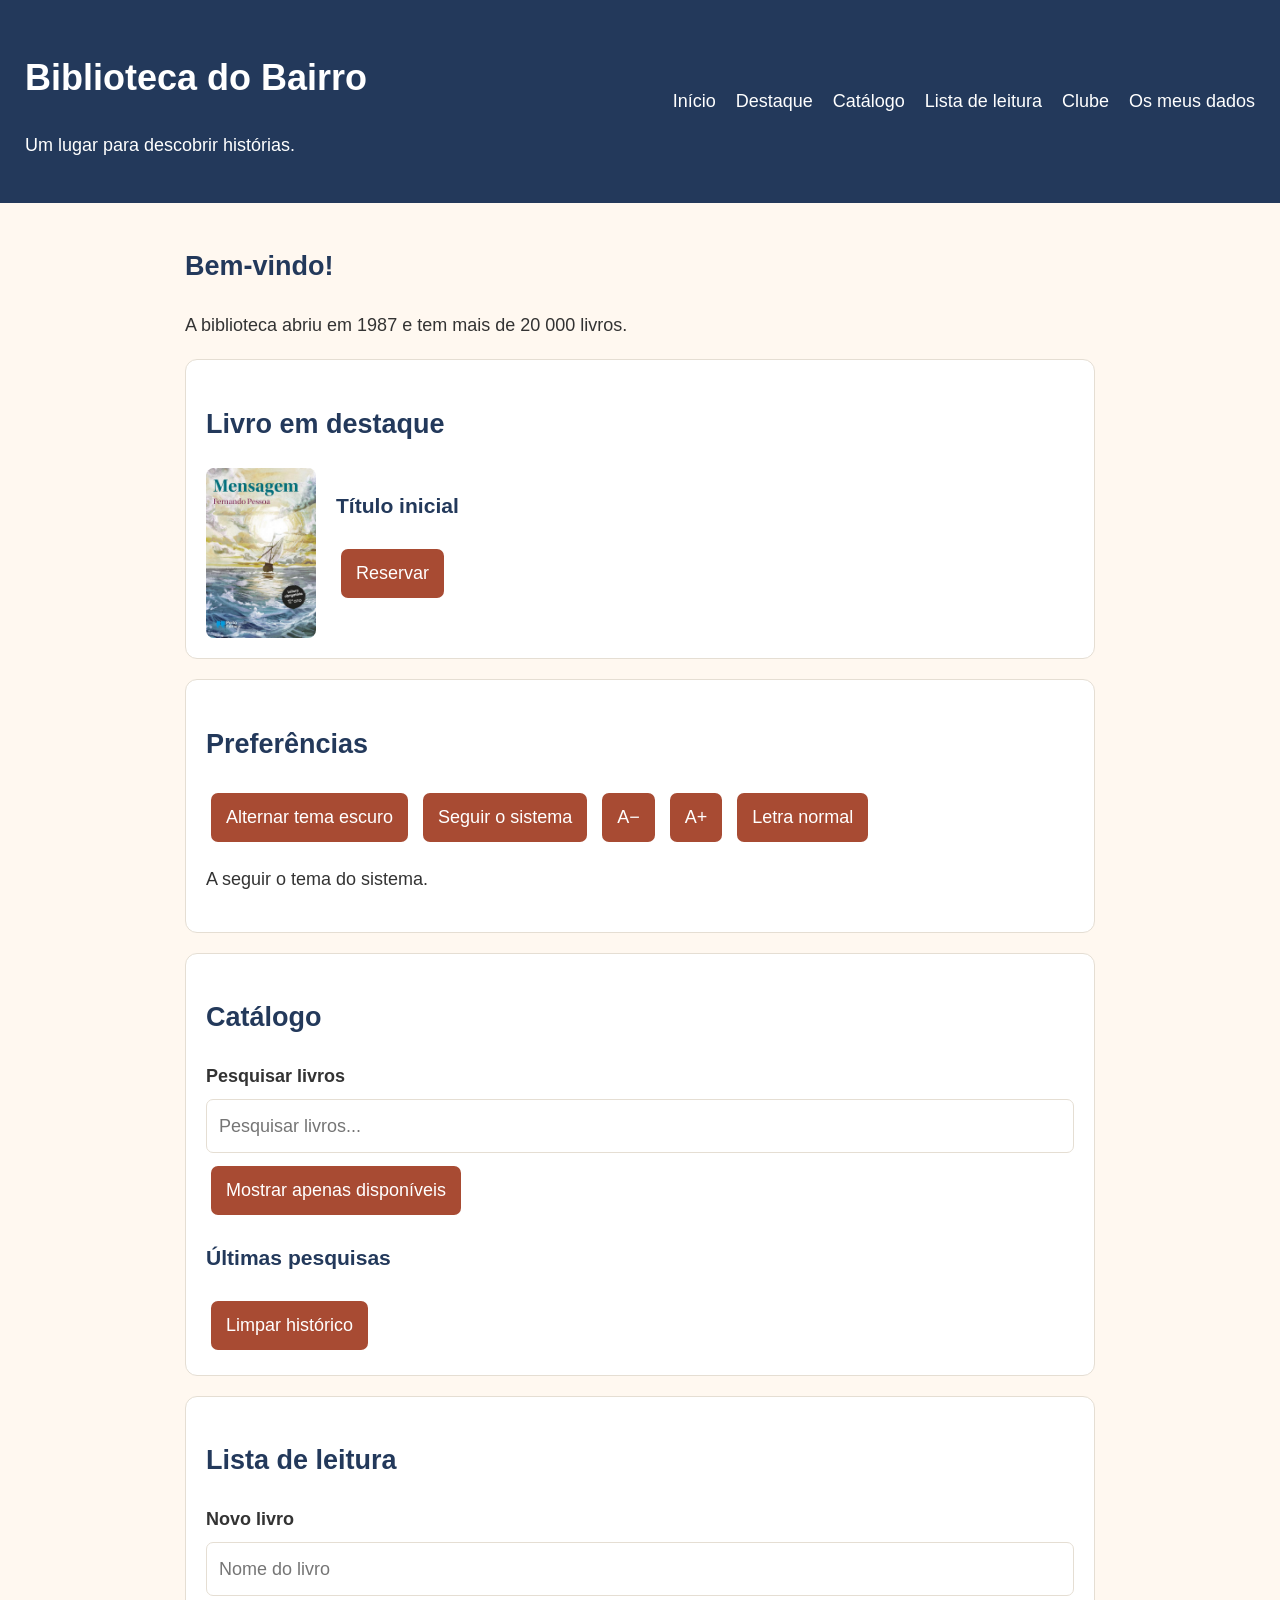
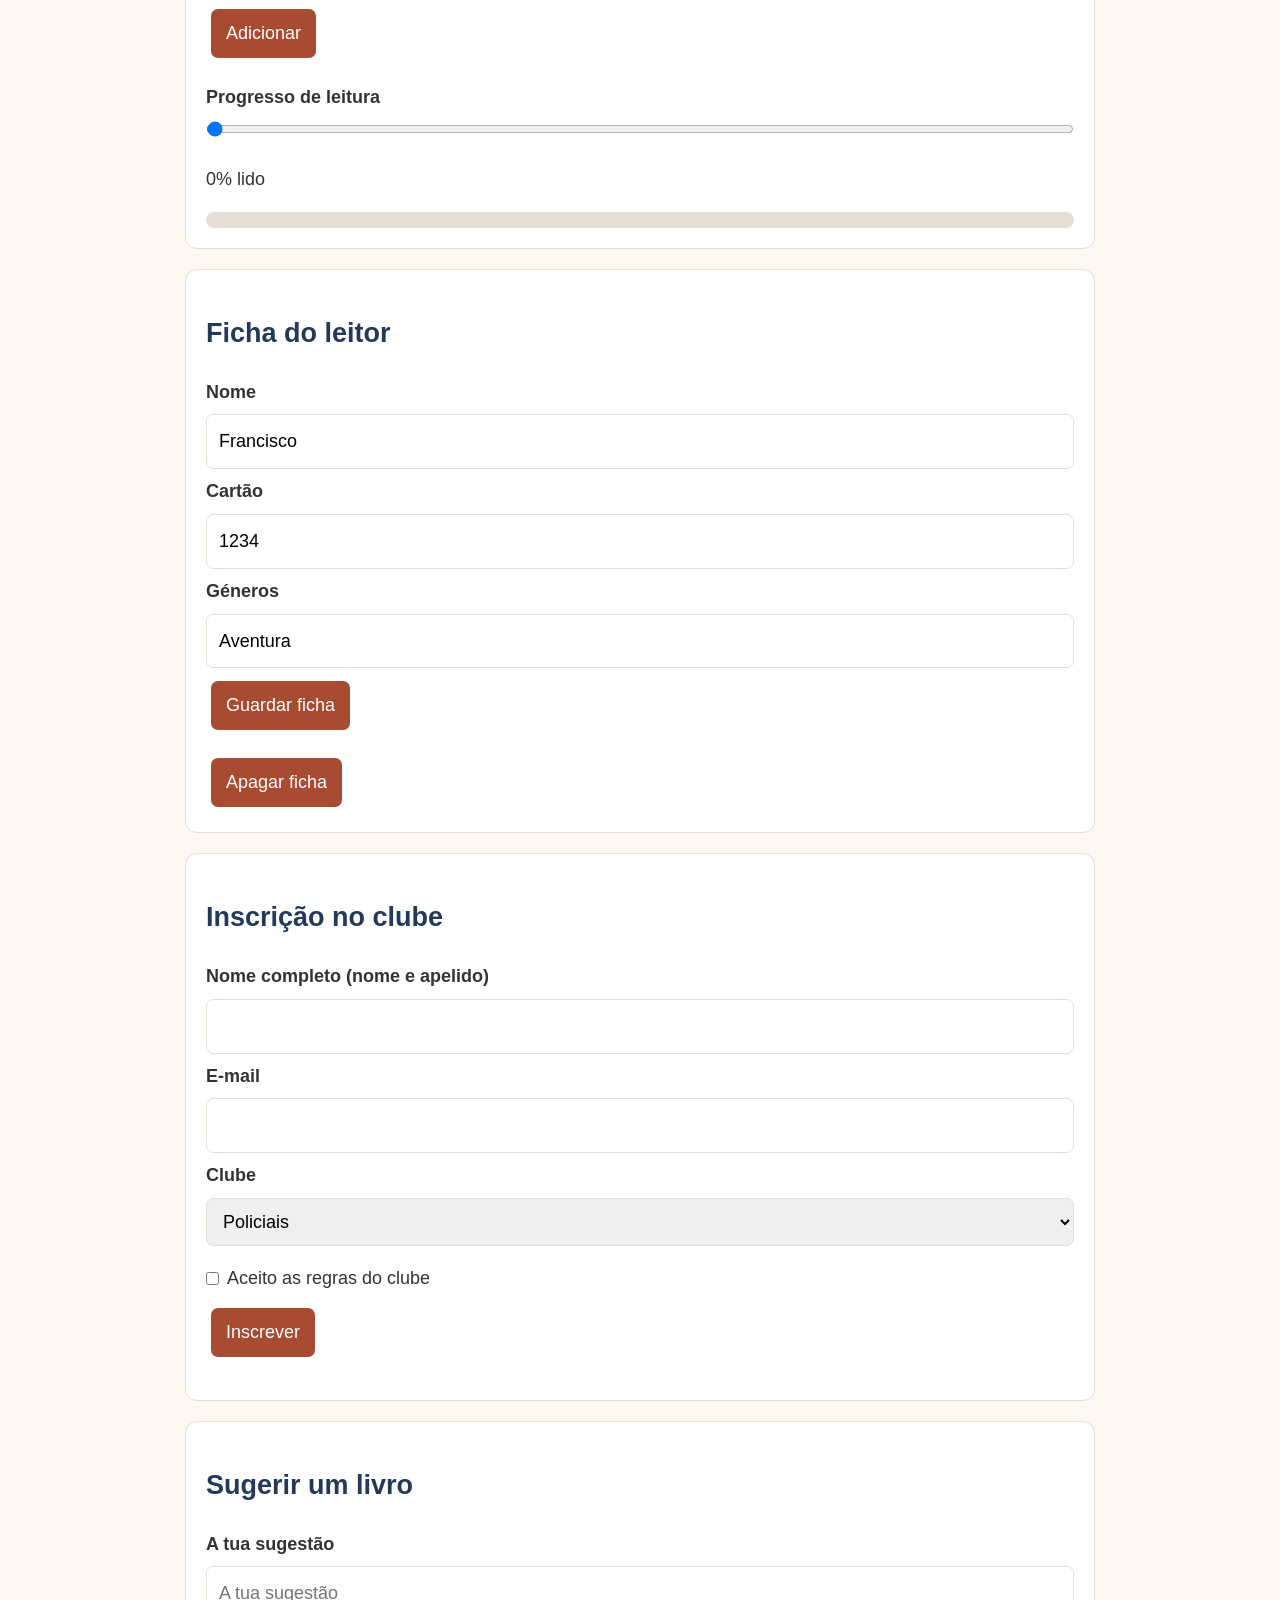
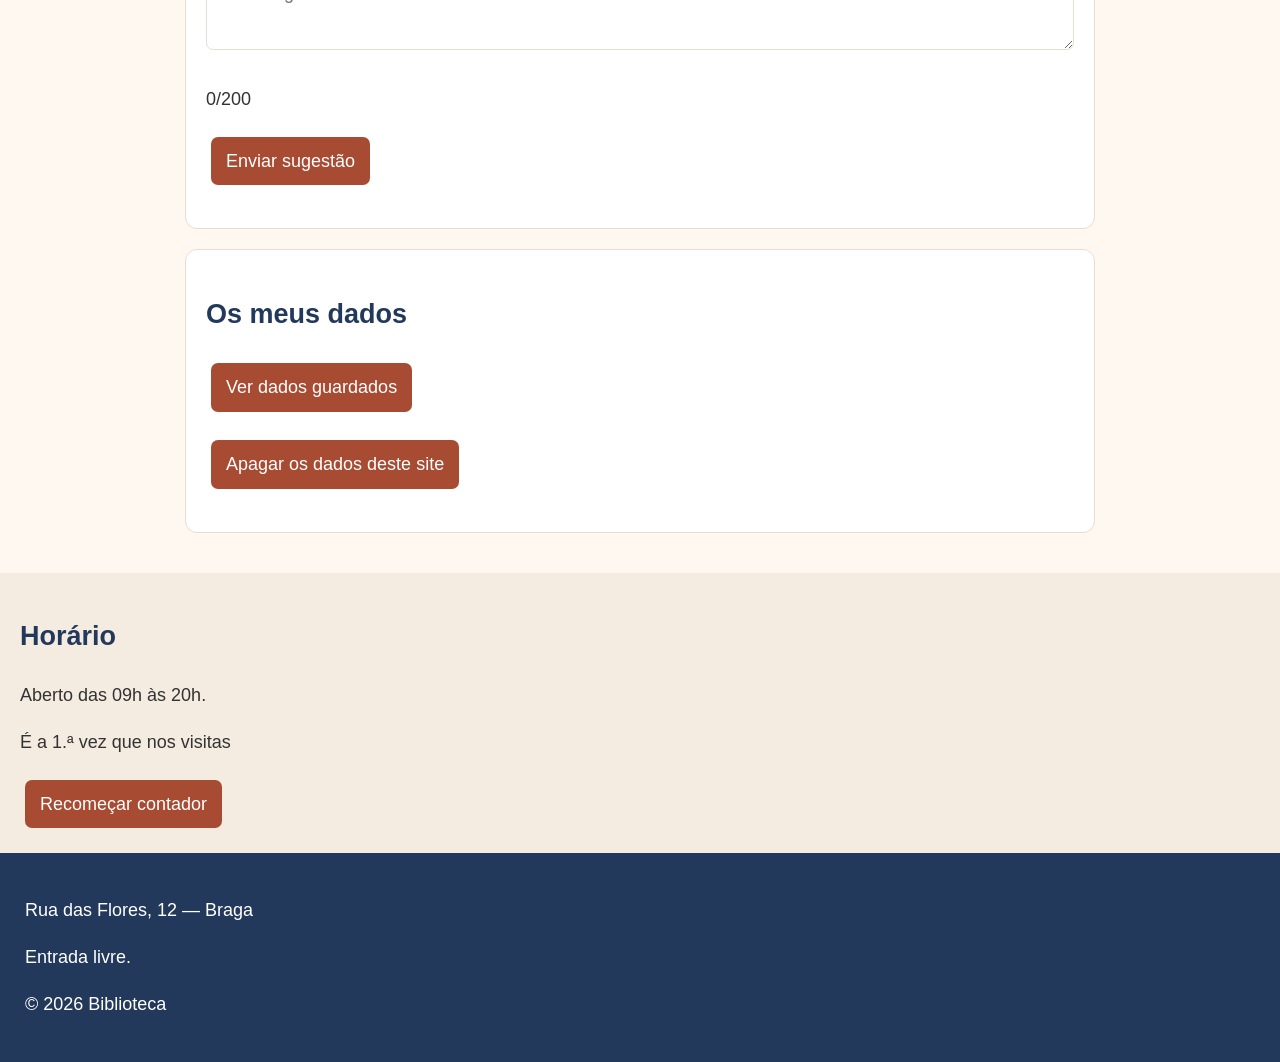
<file: index.html>
<!DOCTYPE html>
<html lang="pt-PT">
<head>
  <meta charset="UTF-8">
  <meta name="viewport" content="width=device-width, initial-scale=1">
  <title>Biblioteca do Bairro</title>
  <script src="src.js" defer></script>
  <link rel="stylesheet" href="estilos.css">
</head>
<body>
  <header class="cabecalho" id="inicio">
    <div class="topo-cabecalho">
      <div>
        <h1>Biblioteca do Bairro</h1>
        <p>Um lugar para descobrir histórias.</p>
      </div>

      <nav id="menu-principal" aria-label="Navegação principal">
        <ul>
          <li><a href="#inicio">Início</a></li>
          <li><a href="#destaque">Destaque</a></li>
          <li><a href="#catalogo">Catálogo</a></li>
          <li><a href="#leitura">Lista de leitura</a></li>
          <li><a href="#inscricao">Clube</a></li>
          <li><a href="#dados">Os meus dados</a></li>
        </ul>
      </nav>
    </div>
  </header>

  <section id="aviso-visita" hidden>
    <p>Hoje a biblioteca fecha às 13h.</p>
    <button id="fechar-aviso" type="button">Fechar aviso</button>
  </section>

  <main>
    <section>
      <h2>Bem-vindo!</h2>
      <p>A biblioteca abriu em 1987 e tem mais de 20 000 livros.</p>
    </section>

    <section id="destaque" class="cartao">
      <h2>Livro em destaque</h2>
      <article class="ficha-destaque"
               data-id="42"
               data-estado="emprestado"
               data-devolucao="2026-12-03">
        <img class="capa" src="mensagem.jpg" alt="Capa do livro A Mensagem">
        <div>
          <h3 class="titulo-destaque">Título inicial</h3>
          <p class="estado-destaque"></p>
          <div>
            <button class="reservar" type="button">Reservar</button>
          </div>
        </div>
      </article>
    </section>

    <section class="cartao">
      <h2>Preferências</h2>

      <button id="tema" type="button">Alternar tema escuro</button>
      <button id="seguir-sistema" type="button">Seguir o sistema</button>

      <button id="letra-menor" type="button">A−</button>
      <button id="letra-maior" type="button">A+</button>
      <button id="letra-normal" type="button">Letra normal</button>

      <p id="estado-preferencias" role="status"></p>
    </section>

    <section id="catalogo" class="cartao">
      <h2>Catálogo</h2>

      <label for="pesquisa">Pesquisar livros</label>
      <input id="pesquisa"
             name="q"
             type="search"
             placeholder="Pesquisar livros...">

      <button id="so-disponiveis" type="button">
        Mostrar apenas disponíveis
      </button>

      <p id="resumo" role="status"></p>
      <ul id="lista-livros"></ul>

      <template id="tpl-livro">
        <li class="livro">
          <strong class="titulo"></strong>
          <span class="autor"></span>
          <span class="badge" hidden> — Emprestado</span>
        </li>
      </template>

      <h3>Últimas pesquisas</h3>
      <ul id="ultimas-pesquisas"></ul>
      <button id="limpar-pesquisas" type="button">Limpar histórico</button>
    </section>

    <section id="leitura" class="cartao">
      <h2>Lista de leitura</h2>

      <form id="form-leitura">
        <label for="novo-livro">Novo livro</label>
        <input id="novo-livro"
               placeholder="Nome do livro"
               required>
        <button type="submit">Adicionar</button>
      </form>

      <ul id="lista-leitura"></ul>
      <p id="estado-leitura" role="status"></p>

      <div class="progresso-leitura">
        <label for="progresso-range">Progresso de leitura</label>
        <input id="progresso-range" type="range" min="0" max="100" value="0">
        <p id="percentagem-leitura">0% lido</p>
        <div class="barra-fundo">
          <div class="progresso"></div>
        </div>
      </div>
    </section>

    <section class="cartao">
      <h2>Ficha do leitor</h2>

      <form id="form-leitor">
        <label for="nome-leitor">Nome</label>
        <input id="nome-leitor" value="Francisco">

        <label for="cartao-leitor">Cartão</label>
        <input id="cartao-leitor" value="1234">

        <label for="generos-leitor">Géneros</label>
        <input id="generos-leitor" value="Aventura">

        <button type="submit">Guardar ficha</button>
      </form>

      <p id="saudacao-leitor"></p>
      <ul id="generos-lista"></ul>

      <button id="apagar-ficha" type="button">Apagar ficha</button>
    </section>

    <section id="inscricao" class="cartao">
      <h2>Inscrição no clube</h2>

      <form id="form-inscricao">
        <label for="nome-inscricao">Nome completo (nome e apelido)</label>
        <input id="nome-inscricao" name="nome" type="text" required>

        <label for="email-inscricao">E-mail</label>
        <input id="email-inscricao" name="email" type="email" required>

        <label for="clube-inscricao">Clube</label>
        <select id="clube-inscricao" name="clube">
          <option value="Policiais">Policiais</option>
          <option value="Ficção Científica">Ficção Científica</option>
          <option value="Clássicos">Clássicos</option>
        </select>

        <label class="checkbox-linha">
          <input id="regras-inscricao" name="regras" type="checkbox" required>
          Aceito as regras do clube
        </label>

        <button type="submit">Inscrever</button>
      </form>

      <p id="resumo-inscricao" role="status"></p>
    </section>

    <section class="cartao">
      <h2>Sugerir um livro</h2>

      <form id="form-sugestao">
        <label for="sugestao">A tua sugestão</label>
        <textarea id="sugestao"
                  maxlength="200"
                  placeholder="A tua sugestão"></textarea>
        <p id="contador-sugestao">0/200</p>

        <button type="submit">Enviar sugestão</button>
      </form>

      <p id="estado-sugestao" role="status"></p>
    </section>

    <section id="dados" class="cartao">
      <h2>Os meus dados</h2>

      <button id="ver-dados" type="button">
        Ver dados guardados
      </button>

      <pre id="dados-guardados"></pre>

      <button id="apagar-dados" type="button">
        Apagar os dados deste site
      </button>

      <p id="estado-dados" role="status"></p>
    </section>
  </main>

  <aside>
    <h2>Horário</h2>
    <p>Aberto das 09h às 20h.</p>

    <p id="contador-visitas"></p>
    <button id="recomecar-visitas" type="button">
      Recomeçar contador
    </button>
  </aside>

  <footer>
    <p>Rua das Flores, 12 — Braga</p>
    <p>Entrada livre.</p>
    <p>© 2026 Biblioteca</p>
  </footer>
</body>
</html>
</file>
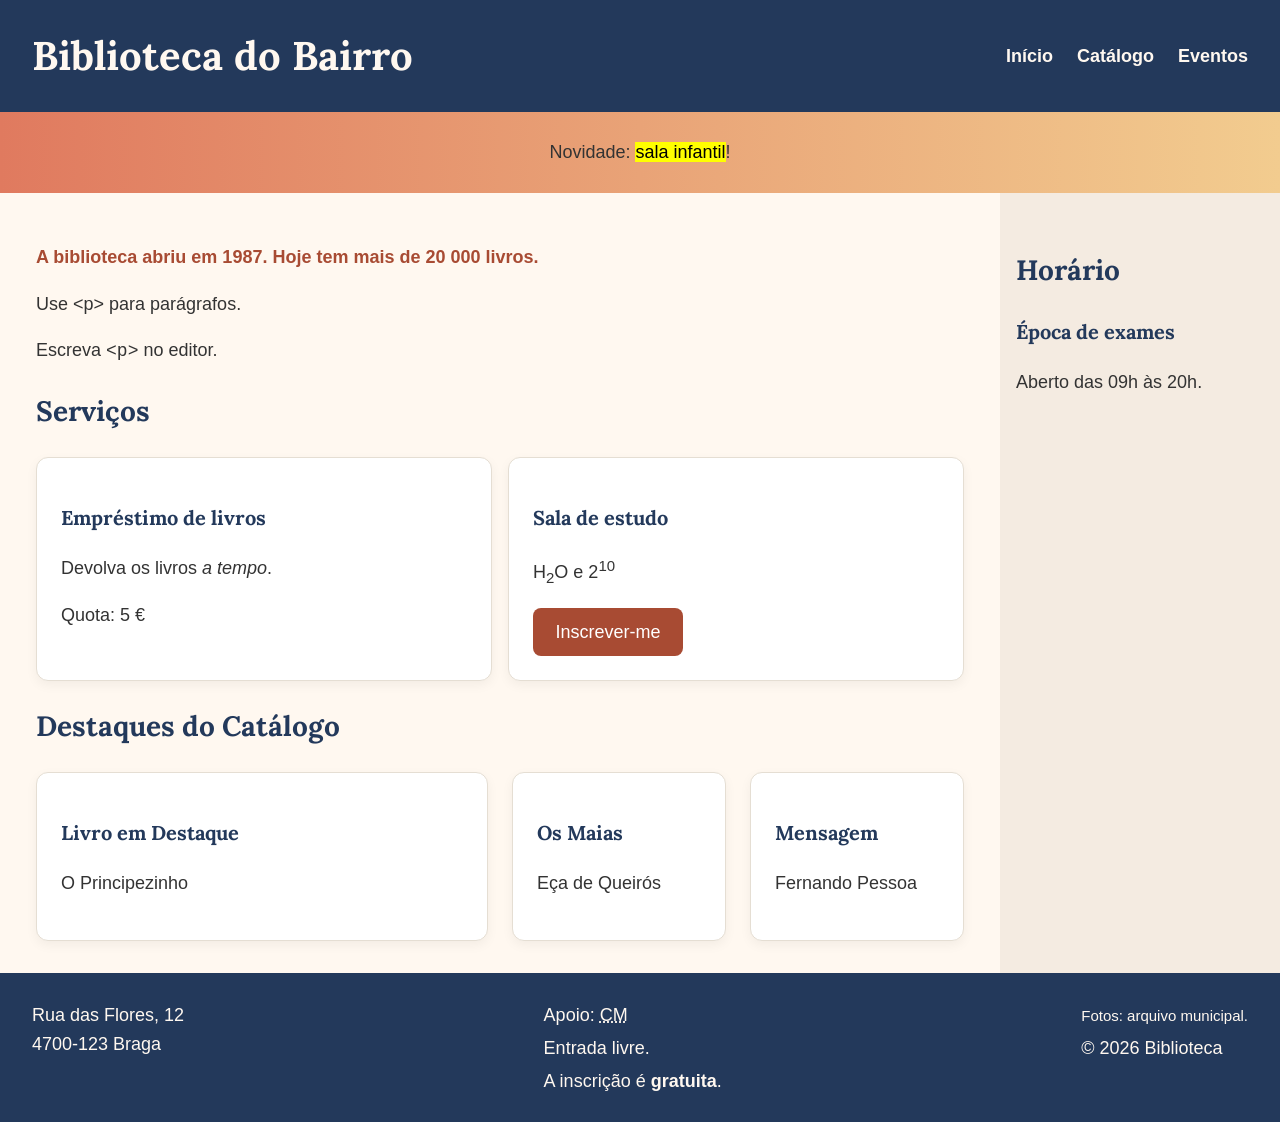
<file: Biblioteca-do-bairro-main/index.html>
<!DOCTYPE html>
<html lang="pt-PT">
<head>
    <meta charset="utf-8">
    <meta name="viewport" content="width=device-width, initial-scale=1.0">
    <title>Biblioteca do Bairro</title>
    <link rel="preconnect" href="https://fonts.googleapis.com">
    <link rel="preconnect" href="https://fonts.gstatic.com" crossorigin>
    <link href="https://fonts.googleapis.com/css2?family=Lora:ital,wght@0,400..700;1,400..700&display=swap" rel="stylesheet">
    <link rel="stylesheet" href="estilos.css">
</head>
<body>

    <header class="cabecalho">
        <h1>Biblioteca do Bairro</h1>
        <nav>
            <ul>
                <li><a href="#">Início</a></li>
                <li><a href="#">Catálogo</a></li>
                <li><a href="#">Eventos</a></li>
            </ul>
        </nav>
    </header>


    <div class="aviso">
        <p>Novidade: <mark>sala infantil</mark>!</p>
    </div>


    <main>
        <section class="boas-vindas">
            <p class="destaque">A biblioteca abriu em 1987. Hoje tem mais de 20 000 livros.</p>
            <p>Use &lt;p&gt; para parágrafos.</p>
            <p>Escreva <code>&lt;p&gt;</code> no editor.</p>
        </section>

        <h2>Serviços</h2>
        <div class="cartoes">
            <article class="cartao">
                <h3>Empréstimo de livros</h3>
                <p>Devolva os livros <em>a tempo</em>.</p>
                <p>Quota: 5&nbsp;€</p>
            </article>
            <article class="cartao">
                <h3>Sala de estudo</h3>
                <p>H<sub>2</sub>O e 2<sup>10</sup></p>
                <a href="#" class="botao">Inscrever-me</a>
            </article>
        </div>

        <h2>Destaques do Catálogo</h2>
        <section class="catalogo">
            <article class="cartao destaque-livro">
                <h3>Livro em Destaque</h3>
                <p>O Principezinho</p>
            </article>
            <article class="cartao">
                <h3>Os Maias</h3>
                <p>Eça de Queirós</p>
            </article>
            <article class="cartao">
                <h3>Mensagem</h3>
                <p>Fernando Pessoa</p>
            </article>
        </section>
    </main>

    <aside>
        <h2>Horário</h2>
        <h3>Época de exames</h3>
        <p>Aberto das 09h às 20h.</p>
    </aside>

    <footer class="rodape">
        <div>
            <p>Rua das Flores, 12<br>4700-123 Braga</p>
        </div>
        <div>
            <p>Apoio: <abbr title="Câmara Municipal">CM</abbr></p>
            <p>Entrada livre.</p>
            <p>A inscrição é <strong>gratuita</strong>.</p>
        </div>
        <div>
            <p><small>Fotos: arquivo municipal.</small></p>
            <p>&copy; 2026 Biblioteca</p>
        </div>
    </footer>

</body>
</html>
</file>
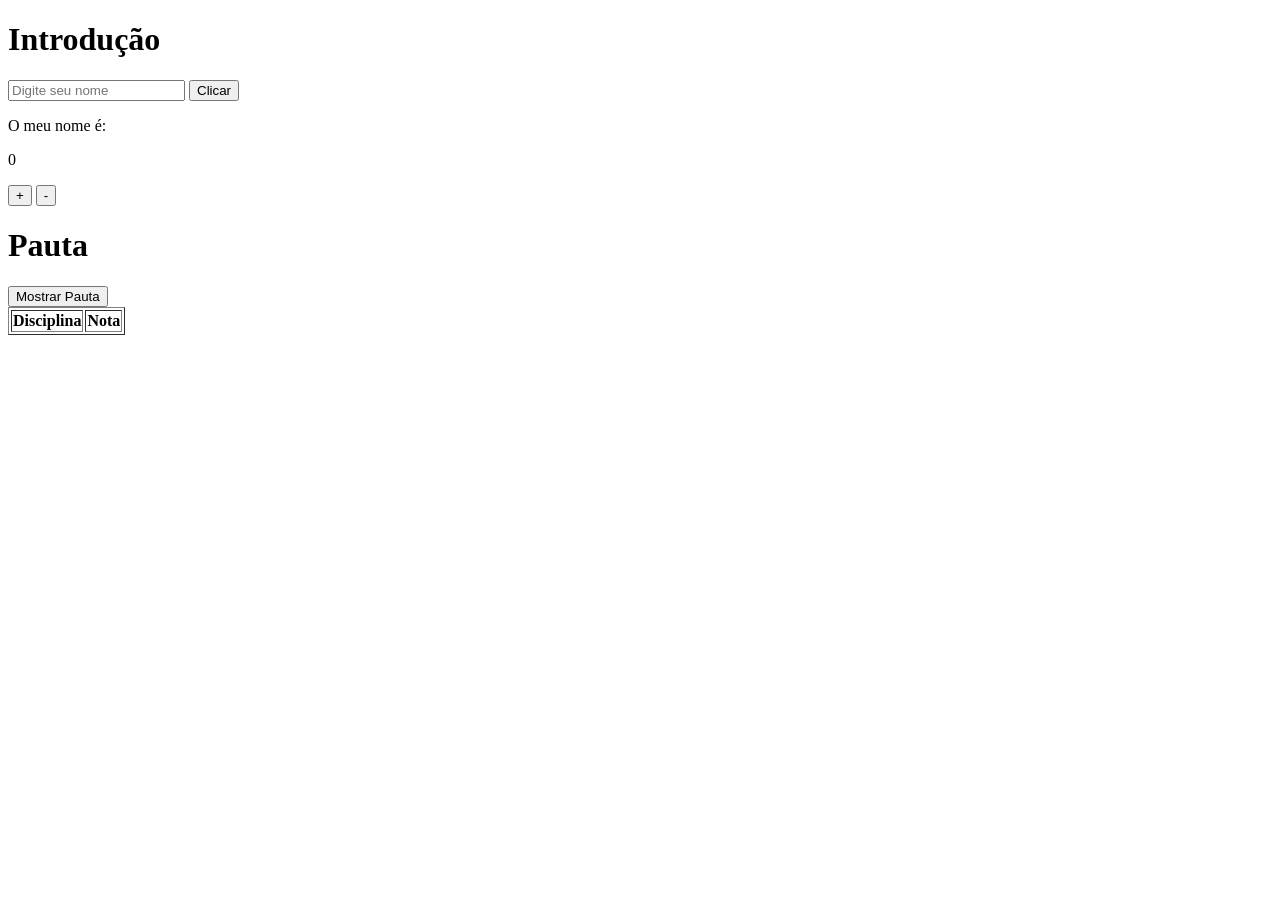
<file: Index5.html>
<!DOCTYPE html>
<html lang="pt">
<head>
    <meta charset="UTF-8">
    <meta name="viewport" content="width=device-width, initial-scale=1.0">
    <title>Document</title>

    <script>
        var contador = 0;

        var notas = [11, 12, 15, 17, 6, 10];
        var disciplinas = ["Matemática", "Português", "História", "Geografia", "Física", "Química"];

        function mostrarNome() {
            var nome = document.getElementById("nome").value;
            document.getElementById("resposta").innerHTML = "O meu nome é: " + nome;
        }

        function incrementa() {
            contador++;
            document.getElementById("contador").innerHTML = contador;

            if (contador >= 0) {
                document.getElementById("contador").setAttribute("style", "color:darkgreen");
            }
        }

        function decrementa() {
            contador--;
            document.getElementById("contador").innerHTML = contador;

            if (contador < 0) {
                document.getElementById("contador").setAttribute("style", "color:red");
            } else {
                document.getElementById("contador").setAttribute("style", "color:darkgreen");
            }
        }

        function mostrarPauta() {
            var tabela = document.getElementById("tabelaPauta");

            tabela.innerHTML = `
                <tr>
                    <th>Disciplina</th>
                    <th>Nota</th>
                </tr>
            `;

            for (var i = 0; i < disciplinas.length; i++) {
                tabela.innerHTML += `
                    <tr>
                        <td>${disciplinas[i]}</td>
                        <td>${notas[i]}</td>
                    </tr>
                `;
            }
        }
    </script>
</head>

<body>

    <h1>Introdução</h1>

    <input type="text" placeholder="Digite seu nome" id="nome">

    <input type="button" value="Clicar" onclick="mostrarNome()">

    <p id="resposta">O meu nome é:</p>

    <p id="contador">0</p>

    <input type="button" value="+" onclick="incrementa()">
    <input type="button" value="-" onclick="decrementa()">

    <h1>Pauta</h1>

    <input type="button" value="Mostrar Pauta" onclick="mostrarPauta()">

    <table border="1">
        <tbody id="tabelaPauta">
            <tr>
                <th>Disciplina</th>
                <th>Nota</th>
            </tr>
        </tbody>
    </table>

</body>
</html>
</file>
<file: estilos.css>
:root {
  --principal: #23395B;
  --destaque: #A84B33;
  --fundo: #FFF8F0;
  --cartao: #FFFFFF;
  --texto: #333333;
  --borda: #E5DED3;
}

* {
  box-sizing: border-box;
}

body {
  margin: 0;
  background: var(--fundo);
  color: var(--texto);
  font-family: Arial, sans-serif;
  font-size: 18px;
  line-height: 1.6;
}

h1, h2, h3 {
  color: var(--principal);
}

header {
  background: var(--principal);
  color: white;
  padding: 25px;
}

header h1 {
  color: white;
}

.topo-cabecalho {
  display: flex;
  justify-content: space-between;
  align-items: center;
  gap: 15px;
  flex-wrap: wrap;
}

nav ul {
  display: flex;
  flex-wrap: wrap;
  gap: 20px;
  list-style: none;
  padding: 0;
}

nav a {
  color: white;
  text-decoration: none;
}

main {
  max-width: 950px;
  margin: auto;
  padding: 20px;
}

.cartao {
  background: var(--cartao);
  border: 1px solid var(--borda);
  border-radius: 12px;
  padding: 20px;
  margin: 20px 0;
}

.ficha-destaque {
  display: flex;
  gap: 20px;
  align-items: flex-start;
  flex-wrap: wrap;
}

.capa {
  width: 110px;
  max-width: 100%;
  border-radius: 8px;
}

button {
  background: var(--destaque);
  color: white;
  border: none;
  border-radius: 7px;
  padding: 10px 15px;
  margin: 5px;
  cursor: pointer;
  font: inherit;
}

button:hover {
  opacity: 0.85;
}

button:disabled {
  opacity: 0.5;
  cursor: not-allowed;
}

input, textarea, select {
  width: 100%;
  padding: 12px;
  margin: 8px 0;
  border: 1px solid var(--borda);
  border-radius: 7px;
  font: inherit;
}

input[type="range"] {
  padding: 0;
}

input[type="checkbox"] {
  width: auto;
  margin: 0 8px 0 0;
}

.checkbox-linha {
  display: flex;
  align-items: center;
  font-weight: normal;
  margin: 10px 0;
}

label {
  display: block;
  font-weight: bold;
}

li {
  margin: 8px 0;
}

.item-leitura {
  display: flex;
  justify-content: space-between;
  align-items: center;
  flex-wrap: wrap;
  gap: 10px;
}

.titulo-item {
  cursor: pointer;
}

.lido {
  text-decoration: line-through;
  opacity: 0.6;
}

.indisponivel {
  text-decoration: line-through;
}

.progresso-leitura {
  margin-top: 20px;
}

.barra-fundo {
  width: 100%;
  height: 16px;
  background: var(--borda);
  border-radius: 999px;
  overflow: hidden;
  margin-top: 8px;
}

.progresso {
  height: 100%;
  width: 0%;
  background: var(--principal);
  transition: width 0.2s ease;
}

.progresso.completo {
  background: #1E7E34;
}

#contador-sugestao.alerta {
  color: #B91C1C;
  font-weight: bold;
}

#aviso-visita {
  background: #F2CC8F;
  padding: 15px;
  text-align: center;
}

aside {
  background: #F4EBE1;
  padding: 20px;
}

footer {
  background: var(--principal);
  color: white;
  padding: 25px;
}

.dados {
  overflow-wrap: anywhere;
  white-space: pre-wrap;
}

body.escuro {
  --principal: #91AED8;
  --destaque: #F2A58C;
  --fundo: #171B22;
  --cartao: #242B35;
  --texto: #F0F2F5;
  --borda: #414B58;
}

body.escuro header,
body.escuro footer {
  background: #10151D;
}

body.escuro header h1 {
  color: white;
}

body.tamanho-pequeno {
  font-size: 16px;
}

body.tamanho-grande {
  font-size: 21px;
}

@media (max-width: 600px) {
  nav {
    display: none;
  }

  nav.aberto {
    display: block;
  }

  nav ul {
    flex-direction: column;
  }

  main {
    padding: 10px;
  }
}

/* Horário no tema escuro */
body.escuro aside {
  background-color: #263238;
  color: #ffffff;
}

body.escuro aside p,
body.escuro aside h2,
body.escuro aside h3 {
  color: #ffffff;
}
</file>
<file: Biblioteca-do-bairro-main/estilos.css>
:root {
    --cor-principal: #23395B;
    --cor-destaque: #A84B33;
    --cor-fundo: #FFF8F0;
    --cor-cartao: #FFFFFF;
    --cor-borda: #E5DED3;
    --raio: 12px;
}

* {
    box-sizing: border-box;
}

body {
    margin: 0;
    background-color: var(--cor-fundo);
    color: #333333;
    /* EXERCÍCIO 03: Tipografia, rem e line-height */
    font-family: Arial, Helvetica, sans-serif;
    font-size: 1.125rem;
    line-height: 1.6;
}

h1, h2, h3 {
    font-family: "Lora", Georgia, serif;
    color: var(--cor-principal);
}

h1 { font-size: 2.5rem; }
h2 { font-size: 1.75rem; }
h3 { font-size: 1.25rem; }

main {
    max-width: 960px;
    margin: 0 auto;
    padding: 2rem 1rem;
}

header.cabecalho {
    background-color: var(--cor-principal);
    color: var(--cor-fundo);
    padding: 1.5rem 2rem;
}

header.cabecalho h1 {
    color: var(--cor-fundo);
    margin: 0;
}

nav ul {
    display: flex;
    gap: 1.5rem;
    list-style: none;
    margin: 0;
    padding: 0;
}

nav a {
    color: var(--cor-fundo);
    text-decoration: none;
    font-weight: bold;
}

nav a:hover {
    color: var(--cor-destaque);
}

a:focus-visible, 
.botao:focus-visible {
    outline: 3px solid var(--cor-destaque);
    outline-offset: 3px;
}

.destaque {
    color: var(--cor-destaque);
    font-weight: bold;
}

ul li:first-child {
    font-weight: bold;
}

.etiqueta {
    text-transform: uppercase;
    letter-spacing: 2px;
    color: var(--cor-destaque);
    font-weight: bold;
}

.aviso {
    background: linear-gradient(90deg, #E07A5F, #F2CC8F);
    padding: 0.5rem 1rem;
    text-align: center;
}

.cartao {
    background: var(--cor-cartao);
    border: 1px solid var(--cor-borda);
    border-radius: var(--raio);
    padding: 1.5rem;
    box-shadow: 0 4px 12px rgba(0, 0, 0, 0.05);
    /* EXERCÍCIO 09: Transição ao passar o rato */
    transition: transform 0.2s ease, box-shadow 0.2s ease;
}

.cartao:hover {
    transform: translateY(-4px);
    box-shadow: 0 12px 24px rgba(0, 0, 0, 0.15);
}

.botao {
    display: inline-block;
    padding: 0.6rem 1.4rem;
    background: var(--cor-destaque);
    color: white;
    border-radius: 8px;
    text-decoration: none;
    transition: background 0.2s;
}

.botao:hover {
    background: #873A28;
}

.botao:active {
    transform: translateY(2px);
}

.cartoes {
    display: flex;
    flex-wrap: wrap;
    gap: 1rem;
}

.cartoes .cartao {
    flex: 1 1 250px;
}

.catalogo {
    display: grid;
    gap: 1.5rem;
    grid-template-columns: repeat(auto-fit, minmax(200px, 1fr));
}

.catalogo .destaque-livro {
    grid-column: span 2;
}

.rodape {
    background: var(--cor-principal);
    color: var(--cor-fundo);
    padding: 1.5rem 2rem;
    display: flex;
    justify-content: space-between;
    flex-wrap: wrap;
    gap: 1rem;
}

.rodape p {
    margin: 0.25rem 0;
}

img {
    max-width: 100%;
    height: auto;
}

.cabecalho {
    display: flex;
    flex-direction: column;
    gap: 1rem;
}

@media (min-width: 768px) {
    .cabecalho {
        flex-direction: row;
        justify-content: space-between;
        align-items: center;
    }
}

@media (min-width: 1024px) {
    body {
        display: grid;
        grid-template-columns: 1fr 280px;
        grid-template-areas:
            "topo topo"
            "aviso aviso"
            "conteudo lateral"
            "rodape rodape";
    }

    header.cabecalho { grid-area: topo; }
    .aviso { grid-area: aviso; }
    main { grid-area: conteudo; width: 100%; }
    aside { 
        grid-area: lateral; 
        padding: 2rem 1rem;
        background: #F4EBE1;
    }
    footer.rodape { grid-area: rodape; }
}
</file>
